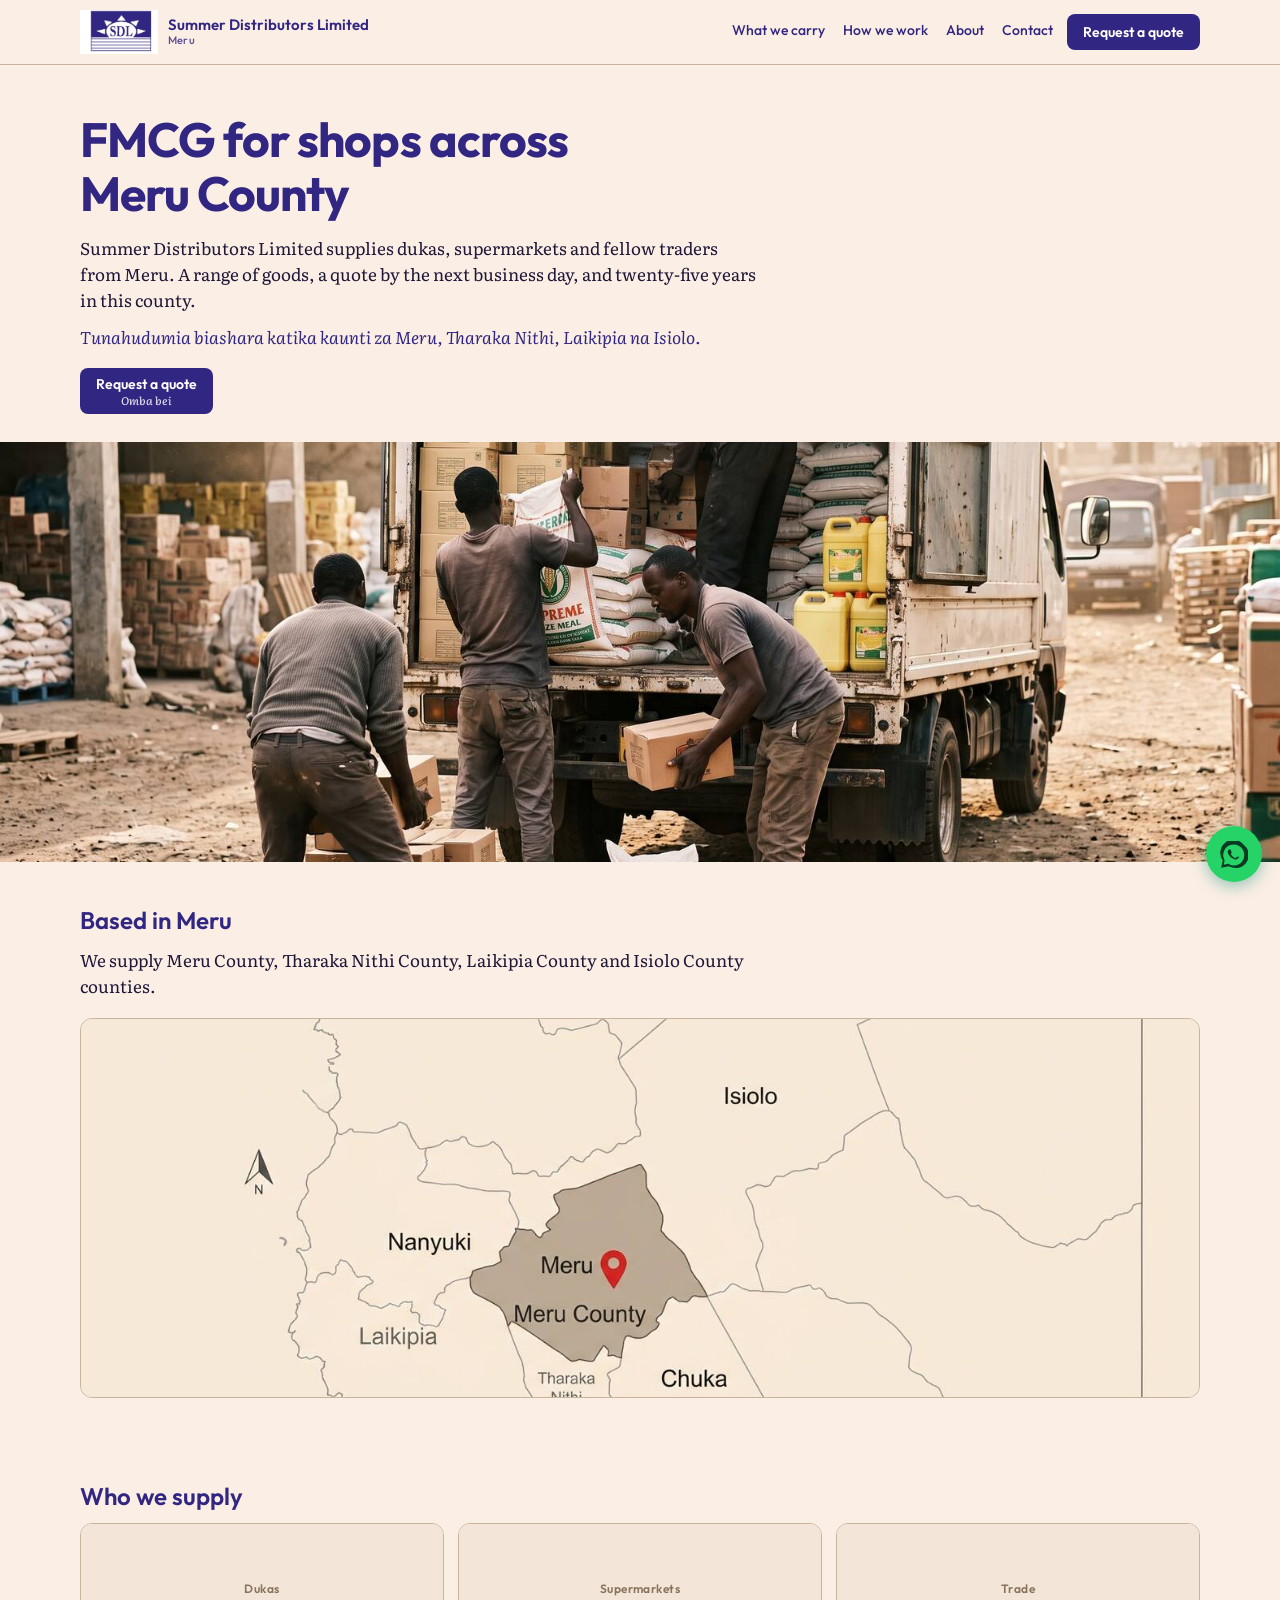
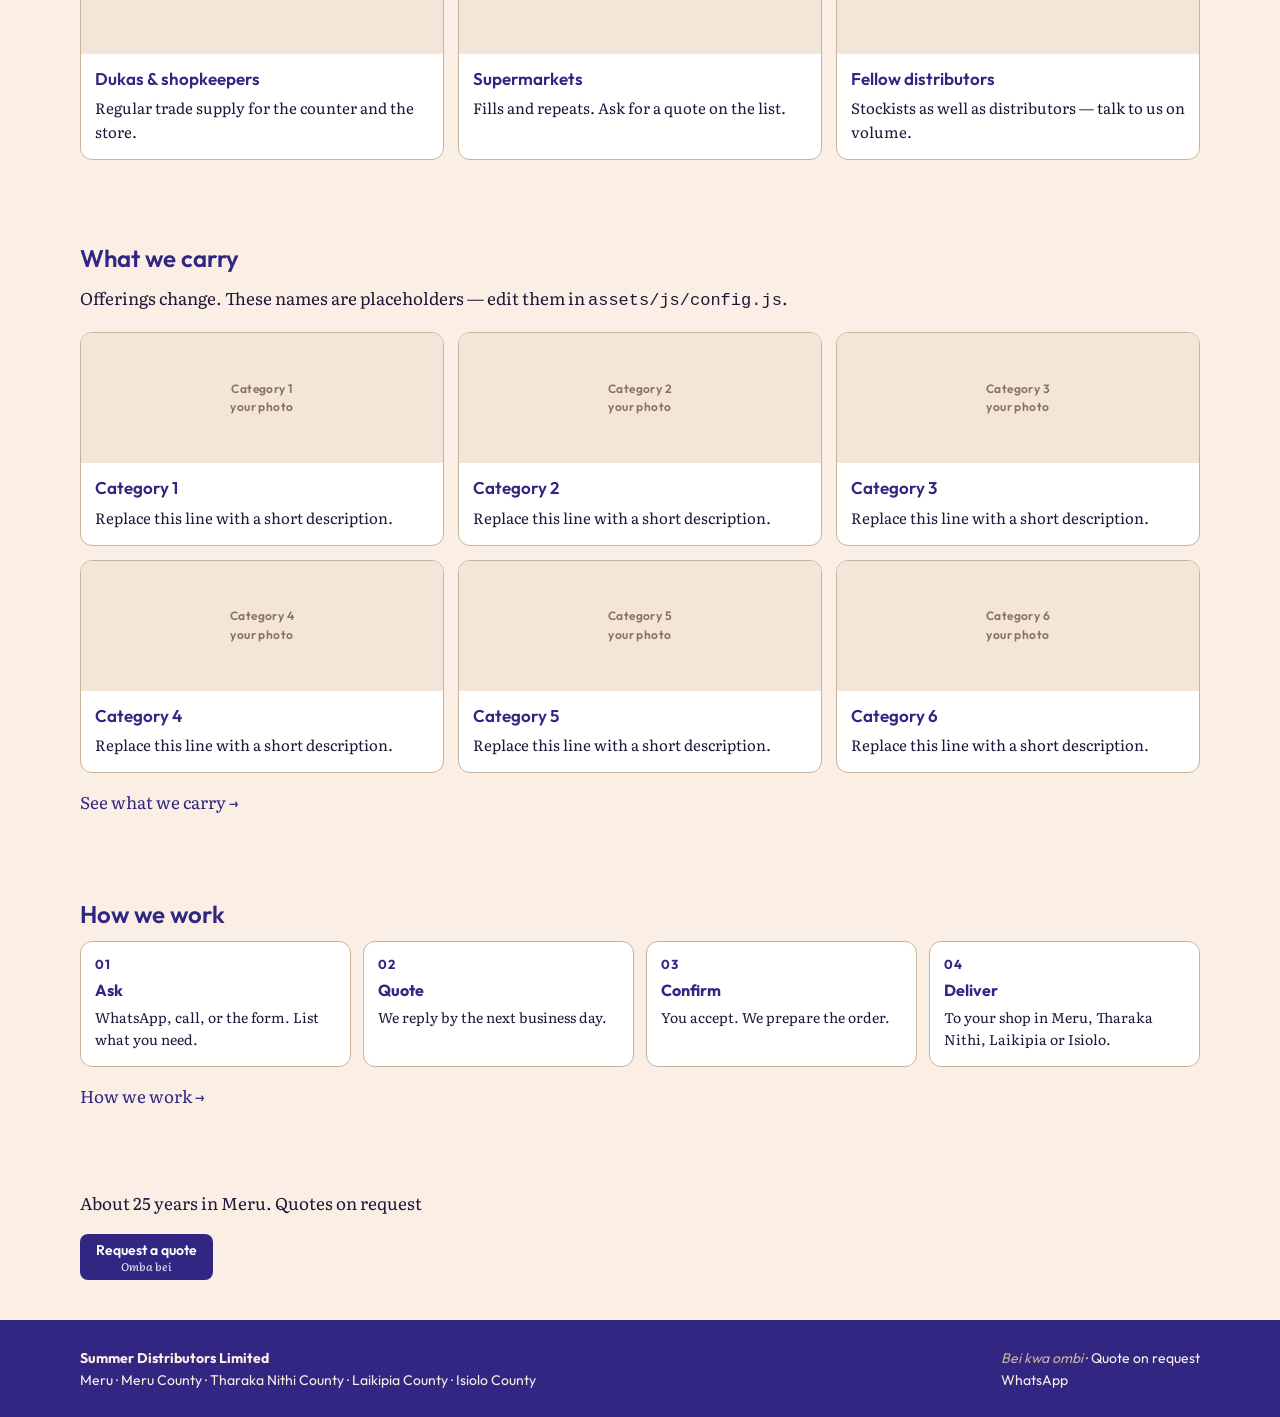
<file: index.html>
<!DOCTYPE html>
<html lang="en">
<head>
  <meta charset="utf-8" />
  <meta name="viewport" content="width=device-width, initial-scale=1" />
  <title>Summer Distributors Limited | FMCG for shops in Meru County</title>
  <meta name="description" content="Summer Distributors Limited — FMCG trade supply from Meru. Dukas, supermarkets and distributors across Meru, Tharaka Nithi, Laikipia and Isiolo" />
  <link rel="icon" href="assets/images/favicon.ico" />
  <link rel="apple-touch-icon" href="assets/images/favicon-180.png" />
  <link rel="preconnect" href="https://fonts.googleapis.com" />
  <link rel="preconnect" href="https://fonts.gstatic.com" crossorigin />
  <link href="https://fonts.googleapis.com/css2?family=Literata:opsz,wght@7..72,400;7..72,600&family=Outfit:wght@400;500;600;700&display=swap" rel="stylesheet" />
  <link rel="stylesheet" href="assets/css/style.css" />
</head>
<body data-page="home">
  <main>
    <section class="hero">
      <h1>FMCG for shops across Meru County</h1>
      <p>Summer Distributors Limited supplies dukas, supermarkets and fellow traders from Meru. A range of goods, a quote by the next business day, and twenty-five years in this county.</p>
      <p class="sw" data-kiswahili="homeLine">Tunahudumia biashara katika kaunti za Meru, Tharaka Nithi, Laikipia na Isiolo.</p>
      <div class="actions">
        <a class="btn btn-primary btn-stack" href="contact.html">Request a quote<span class="sw">Omba bei</span></a>
      </div>
    </section>

    <figure class="band">
      <img src="assets/images/photo-loading-lorry.jpg" alt="Loading goods onto a lorry at the depot" />
    </figure>

    <section class="section">
      <h2>Based in Meru</h2>
      <p class="lede">We supply <span data-counties>Meru, Tharaka Nithi, Laikipia and Isiolo</span> counties.</p>
      <img src="assets/images/photo-map-meru.jpg" alt="Coverage: Meru pin, neighbouring counties" style="width:100%;border-radius:12px;border:1px solid var(--taupe);max-height:380px;object-fit:cover;" />
    </section>

    <section class="section">
      <h2>Who we supply</h2>
      <div class="cards">
        <article class="card">
          <div class="ph">Dukas</div>
          <h3>Dukas & shopkeepers</h3>
          <p>Regular trade supply for the counter and the store.</p>
        </article>
        <article class="card">
          <div class="ph">Supermarkets</div>
          <h3>Supermarkets</h3>
          <p>Fills and repeats. Ask for a quote on the list.</p>
        </article>
        <article class="card">
          <div class="ph">Trade</div>
          <h3>Fellow distributors</h3>
          <p>Stockists as well as distributors — talk to us on volume.</p>
        </article>
      </div>
    </section>

    <section class="section">
      <h2>What we carry</h2>
      <p class="lede">Offerings change. These names are placeholders — edit them in <code>assets/js/config.js</code>.</p>
      <div class="cards" data-categories data-limit="6"></div>
      <p style="margin-top:16px"><a href="what-we-carry.html">See what we carry →</a></p>
    </section>

    <section class="section">
      <h2>How we work</h2>
      <div class="steps">
        <article class="step">
          <div class="txt">
            <div class="num">01</div>
            <h3>Ask</h3>
            <p>WhatsApp, call, or the form. List what you need.</p>
          </div>
        </article>
        <article class="step">
          <div class="txt">
            <div class="num">02</div>
            <h3>Quote</h3>
            <p>We reply by the next business day.</p>
          </div>
        </article>
        <article class="step">
          <div class="txt">
            <div class="num">03</div>
            <h3>Confirm</h3>
            <p>You accept. We prepare the order.</p>
          </div>
        </article>
        <article class="step">
          <div class="txt">
            <div class="num">04</div>
            <h3>Deliver</h3>
            <p>To your shop in Meru, Tharaka Nithi, Laikipia or Isiolo.</p>
          </div>
        </article>
      </div>
      <p style="margin-top:16px"><a href="how-we-work.html">How we work →</a></p>
    </section>

    <section class="section">
      <p>About 25 years in Meru. Quotes on request</p>
      <div class="actions">
        <a class="btn btn-primary btn-stack" href="contact.html">Request a quote<span class="sw">Omba bei</span></a>
      </div>
    </section>
  </main>

  <!-- V2: extra home modules (uncomment when ready)
  <section class="section">
    <h2>Brands we stock</h2>
    <p>List brands in config.js v2.brands and set v2.showBrands = true</p>
  </section>
  -->

  <script src="assets/js/config.js"></script>
  <script src="assets/js/site.js"></script>
</body>
</html>
</file>
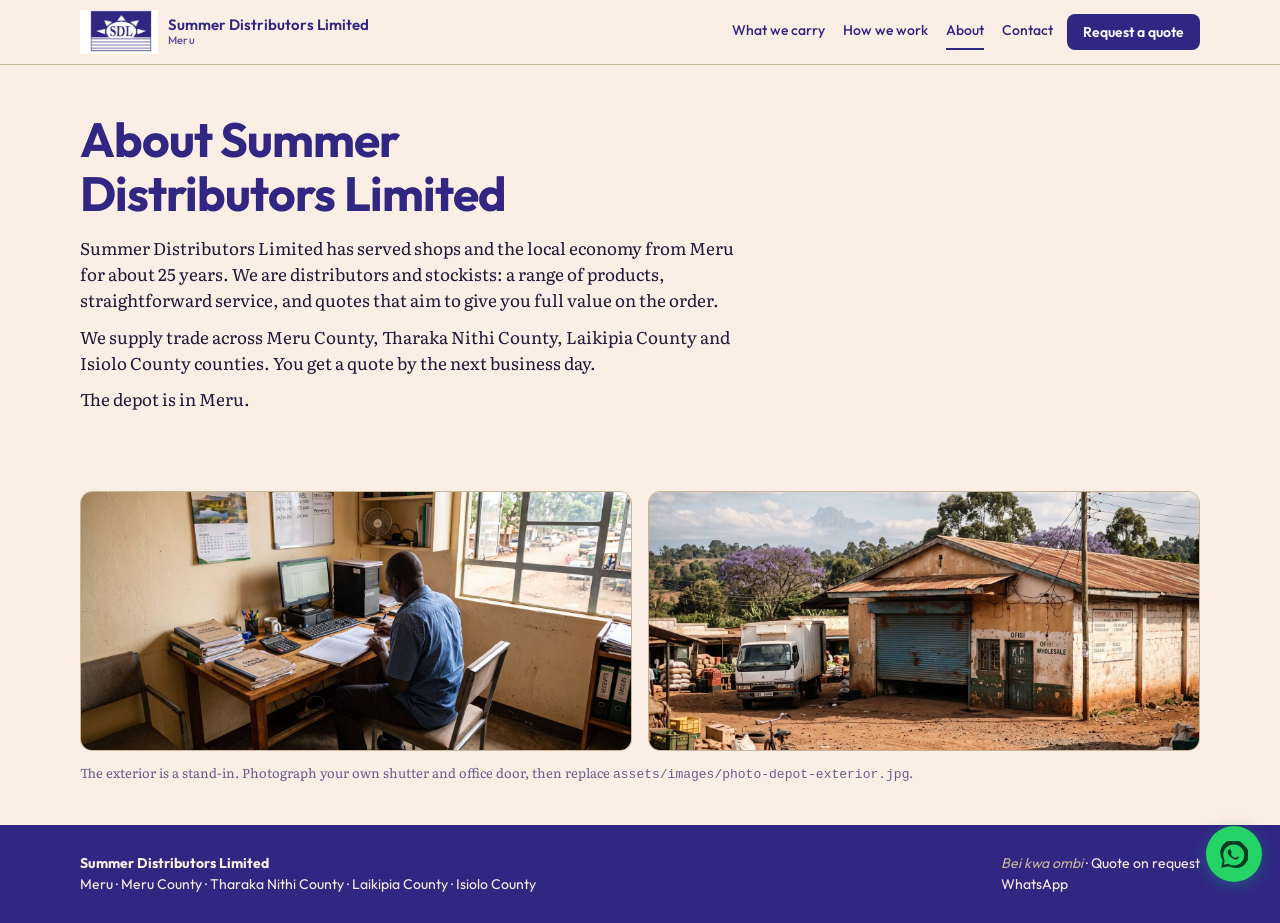
<file: about.html>
<!DOCTYPE html>
<html lang="en">
<head>
  <meta charset="utf-8" />
  <meta name="viewport" content="width=device-width, initial-scale=1" />
  <title>About — Summer Distributors Limited</title>
  <meta name="description" content="About 25 years from Meru. Distributors and stockists serving four counties." />
  <link rel="icon" href="assets/images/favicon.ico" />
  <link rel="preconnect" href="https://fonts.googleapis.com" />
  <link rel="preconnect" href="https://fonts.gstatic.com" crossorigin />
  <link href="https://fonts.googleapis.com/css2?family=Literata:opsz,wght@7..72,400;7..72,600&family=Outfit:wght@400;500;600;700&display=swap" rel="stylesheet" />
  <link rel="stylesheet" href="assets/css/style.css" />
</head>
<body data-page="about">
  <main>
    <section class="hero">
      <h1>About Summer Distributors Limited</h1>
      <p>Summer Distributors Limited has served shops and the local economy from Meru for about 25 years. We are distributors and stockists: a range of products, straightforward service, and quotes that aim to give you full value on the order.</p>
      <p>We supply trade across <span data-counties>Meru, Tharaka Nithi, Laikipia and Isiolo</span> counties. You get a quote by the next business day.</p>
      <p>The depot is in Meru.</p>
      <!-- V2: set v2.showLeading = true and we can restore “leading distributor and stockist” in sentence one. -->
    </section>

    <section class="section">
      <div class="two">
        <img class="cover" src="assets/images/photo-office.jpg" alt="Admin office" />
        <img class="cover" src="assets/images/photo-depot-exterior.jpg" alt="Depot exterior — replace with your building" />
      </div>
      <p class="form-note" style="margin-top:12px">The exterior is a stand-in. Photograph your own shutter and office door, then replace <code>assets/images/photo-depot-exterior.jpg</code>.</p>
    </section>
  </main>
  <script src="assets/js/config.js"></script>
  <script src="assets/js/site.js"></script>
</body>
</html>
</file>
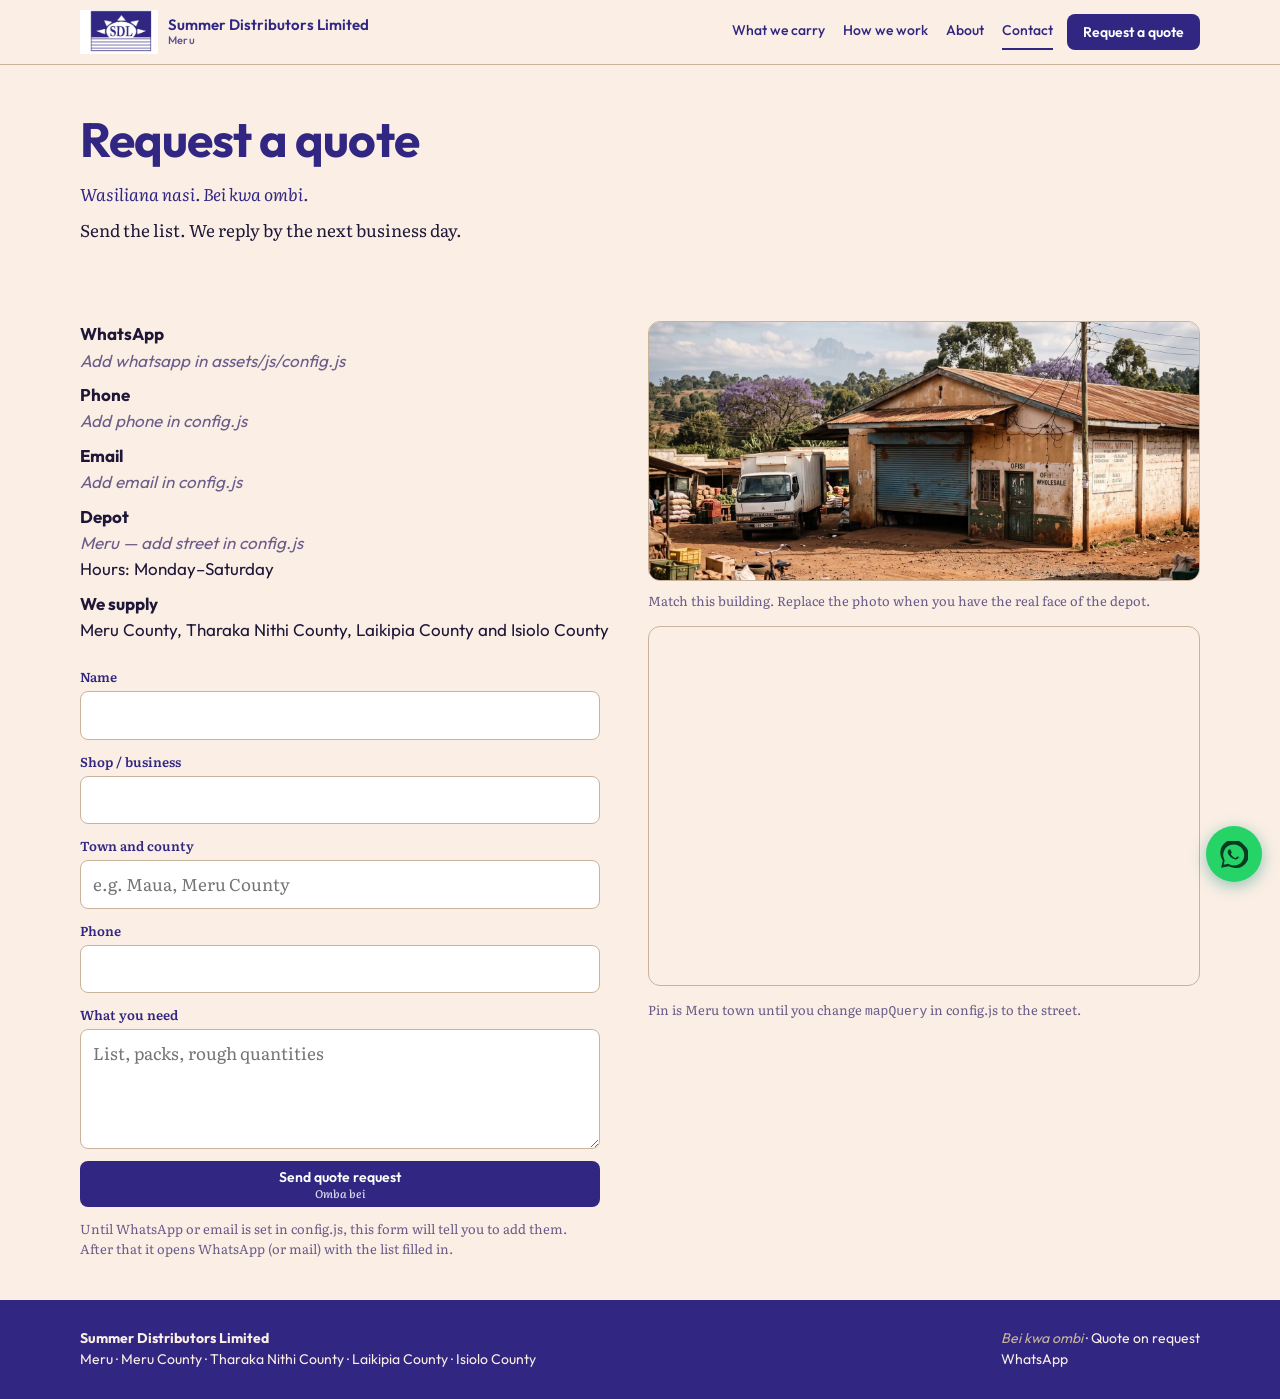
<file: contact.html>
<!DOCTYPE html>
<html lang="en">
<head>
  <meta charset="utf-8" />
  <meta name="viewport" content="width=device-width, initial-scale=1" />
  <title>Contact — Summer Distributors Limited</title>
  <meta name="description" content="Request a quote. Depot in Meru. WhatsApp any day. Reply by the next business day." />
  <link rel="icon" href="assets/images/favicon.ico" />
  <link rel="preconnect" href="https://fonts.googleapis.com" />
  <link rel="preconnect" href="https://fonts.gstatic.com" crossorigin />
  <link href="https://fonts.googleapis.com/css2?family=Literata:opsz,wght@7..72,400;7..72,600&family=Outfit:wght@400;500;600;700&display=swap" rel="stylesheet" />
  <link rel="stylesheet" href="assets/css/style.css" />
</head>
<body data-page="contact">
  <main>
    <section class="hero">
      <h1>Request a quote</h1>
      <p class="sw"><span data-kiswahili="contactUs">Wasiliana nasi</span>. <span data-kiswahili="pricesOnRequest">Bei kwa ombi</span>.</p>
      <p>Send the list. We reply by the next business day.</p>
    </section>

    <section class="section">
      <div class="two">
        <div>
          <div class="meta" id="contact-details"></div>
          <form class="quote" id="quote-form" style="margin-top:24px">
            <div class="form-row">
              <label for="name">Name</label>
              <input id="name" name="name" required autocomplete="name" />
            </div>
            <div class="form-row">
              <label for="shop">Shop / business</label>
              <input id="shop" name="shop" required />
            </div>
            <div class="form-row">
              <label for="town">Town and county</label>
              <input id="town" name="town" required placeholder="e.g. Maua, Meru County" />
            </div>
            <div class="form-row">
              <label for="phone">Phone</label>
              <input id="phone" name="phone" type="tel" autocomplete="tel" />
            </div>
            <div class="form-row">
              <label for="need">What you need</label>
              <textarea id="need" name="need" required placeholder="List, packs, rough quantities"></textarea>
            </div>
            <button class="btn btn-primary btn-stack" type="submit">Send quote request<span class="sw">Omba bei</span></button>
            <p class="form-note">Until WhatsApp or email is set in config.js, this form will tell you to add them. After that it opens WhatsApp (or mail) with the list filled in.</p>
            <!-- V2: set v2.formEndpoint to a Formspree URL to POST instead of WhatsApp. -->
          </form>
        </div>
        <div>
          <img class="cover" src="assets/images/photo-depot-exterior.jpg" alt="Depot — replace with your building" />
          <p class="form-note" style="margin:10px 0 14px">Match this building. Replace the photo when you have the real face of the depot.</p>
          <iframe id="map-embed" class="map-frame" title="Meru map" loading="lazy" referrerpolicy="no-referrer-when-downgrade" src="https://maps.google.com/maps?q=Meru%20Kenya&z=13&output=embed"></iframe>
          <p class="form-note" style="margin-top:8px">Pin is Meru town until you change <code>mapQuery</code> in config.js to the street.</p>
        </div>
      </div>
    </section>
  </main>
  <script src="assets/js/config.js"></script>
  <script src="assets/js/site.js"></script>
</body>
</html>
</file>
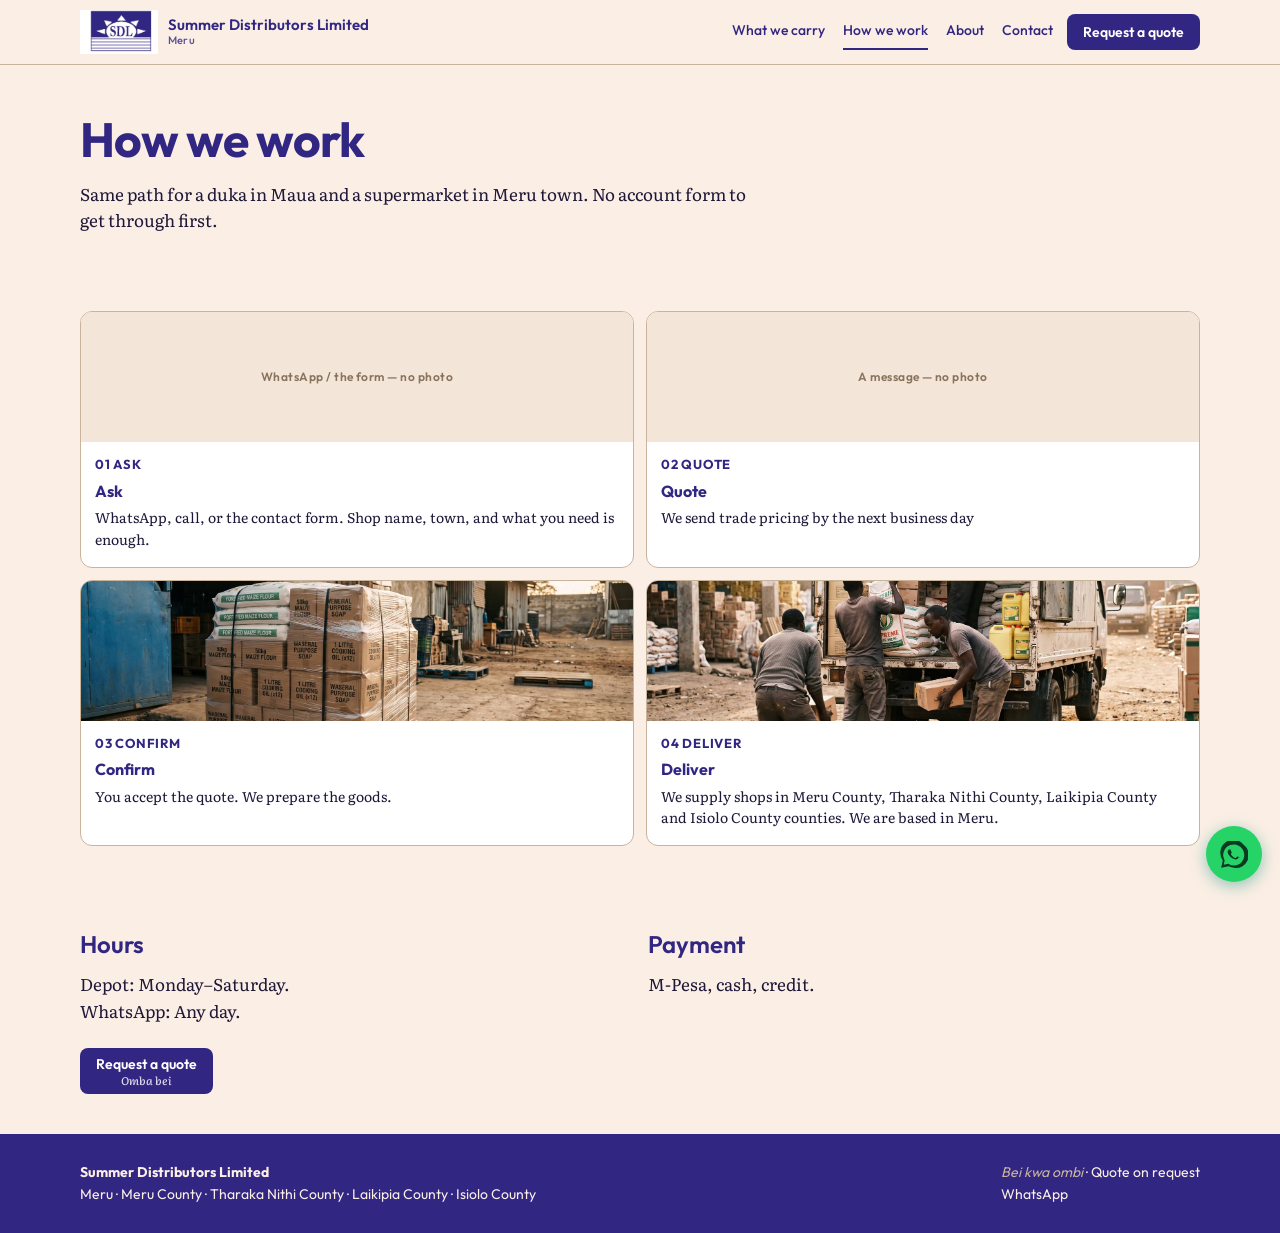
<file: how-we-work.html>
<!DOCTYPE html>
<html lang="en">
<head>
  <meta charset="utf-8" />
  <meta name="viewport" content="width=device-width, initial-scale=1" />
  <title>How we work — Summer Distributors Limited</title>
  <meta name="description" content="Ask, quote by the next business day, confirm, deliver. Meru, Tharaka Nithi, Laikipia, Isiolo." />
  <link rel="icon" href="assets/images/favicon.ico" />
  <link rel="preconnect" href="https://fonts.googleapis.com" />
  <link rel="preconnect" href="https://fonts.gstatic.com" crossorigin />
  <link href="https://fonts.googleapis.com/css2?family=Literata:opsz,wght@7..72,400;7..72,600&family=Outfit:wght@400;500;600;700&display=swap" rel="stylesheet" />
  <link rel="stylesheet" href="assets/css/style.css" />
</head>
<body data-page="how">
  <main>
    <section class="hero">
      <h1>How we work</h1>
      <p>Same path for a duka in Maua and a supermarket in Meru town. No account form to get through first.</p>
    </section>

    <section class="section">
      <div class="steps" style="grid-template-columns: 1fr 1fr;">
        <article class="step">
          <div class="ph">WhatsApp / the form — no photo</div>
          <div class="txt">
            <div class="num">01 Ask</div>
            <h3>Ask</h3>
            <p>WhatsApp, call, or the contact form. Shop name, town, and what you need is enough.</p>
          </div>
        </article>
        <article class="step">
          <div class="ph">A message — no photo</div>
          <div class="txt">
            <div class="num">02 Quote</div>
            <h3>Quote</h3>
            <p>We send trade pricing by the next business day</p>
          </div>
        </article>
        <article class="step">
          <img src="assets/images/photo-goods-outside.jpg" alt="Packed goods ready to load" />
          <div class="txt">
            <div class="num">03 Confirm</div>
            <h3>Confirm</h3>
            <p>You accept the quote. We prepare the goods.</p>
          </div>
        </article>
        <article class="step">
          <img src="assets/images/photo-loading-lorry.jpg" alt="Loading a lorry" />
          <div class="txt">
            <div class="num">04 Deliver</div>
            <h3>Deliver</h3>
            <p>We supply shops in <span data-counties>Meru, Tharaka Nithi, Laikipia and Isiolo</span> counties. We are based in Meru.</p>
            <!-- V2: delivery method. Set v2.showDeliveryMethod = true in config.js -->
            <p data-v2-delivery hidden></p>
          </div>
        </article>
      </div>
    </section>

    <section class="section">
      <div class="two">
        <div>
          <h2>Hours</h2>
          <p>Depot: <span data-sdl="hoursDepot">Monday–Saturday</span>.<br />WhatsApp: <span data-sdl="hoursWhatsapp">any day</span>.</p>
        </div>
        <div>
          <h2>Payment</h2>
          <p><span data-sdl="payment">M-Pesa, cash, credit</span>.</p>
        </div>
      </div>
      <p style="margin-top:24px">
        <a class="btn btn-primary btn-stack" href="contact.html">Request a quote<span class="sw">Omba bei</span></a>
      </p>
    </section>
  </main>
  <script src="assets/js/config.js"></script>
  <script src="assets/js/site.js"></script>
</body>
</html>
</file>
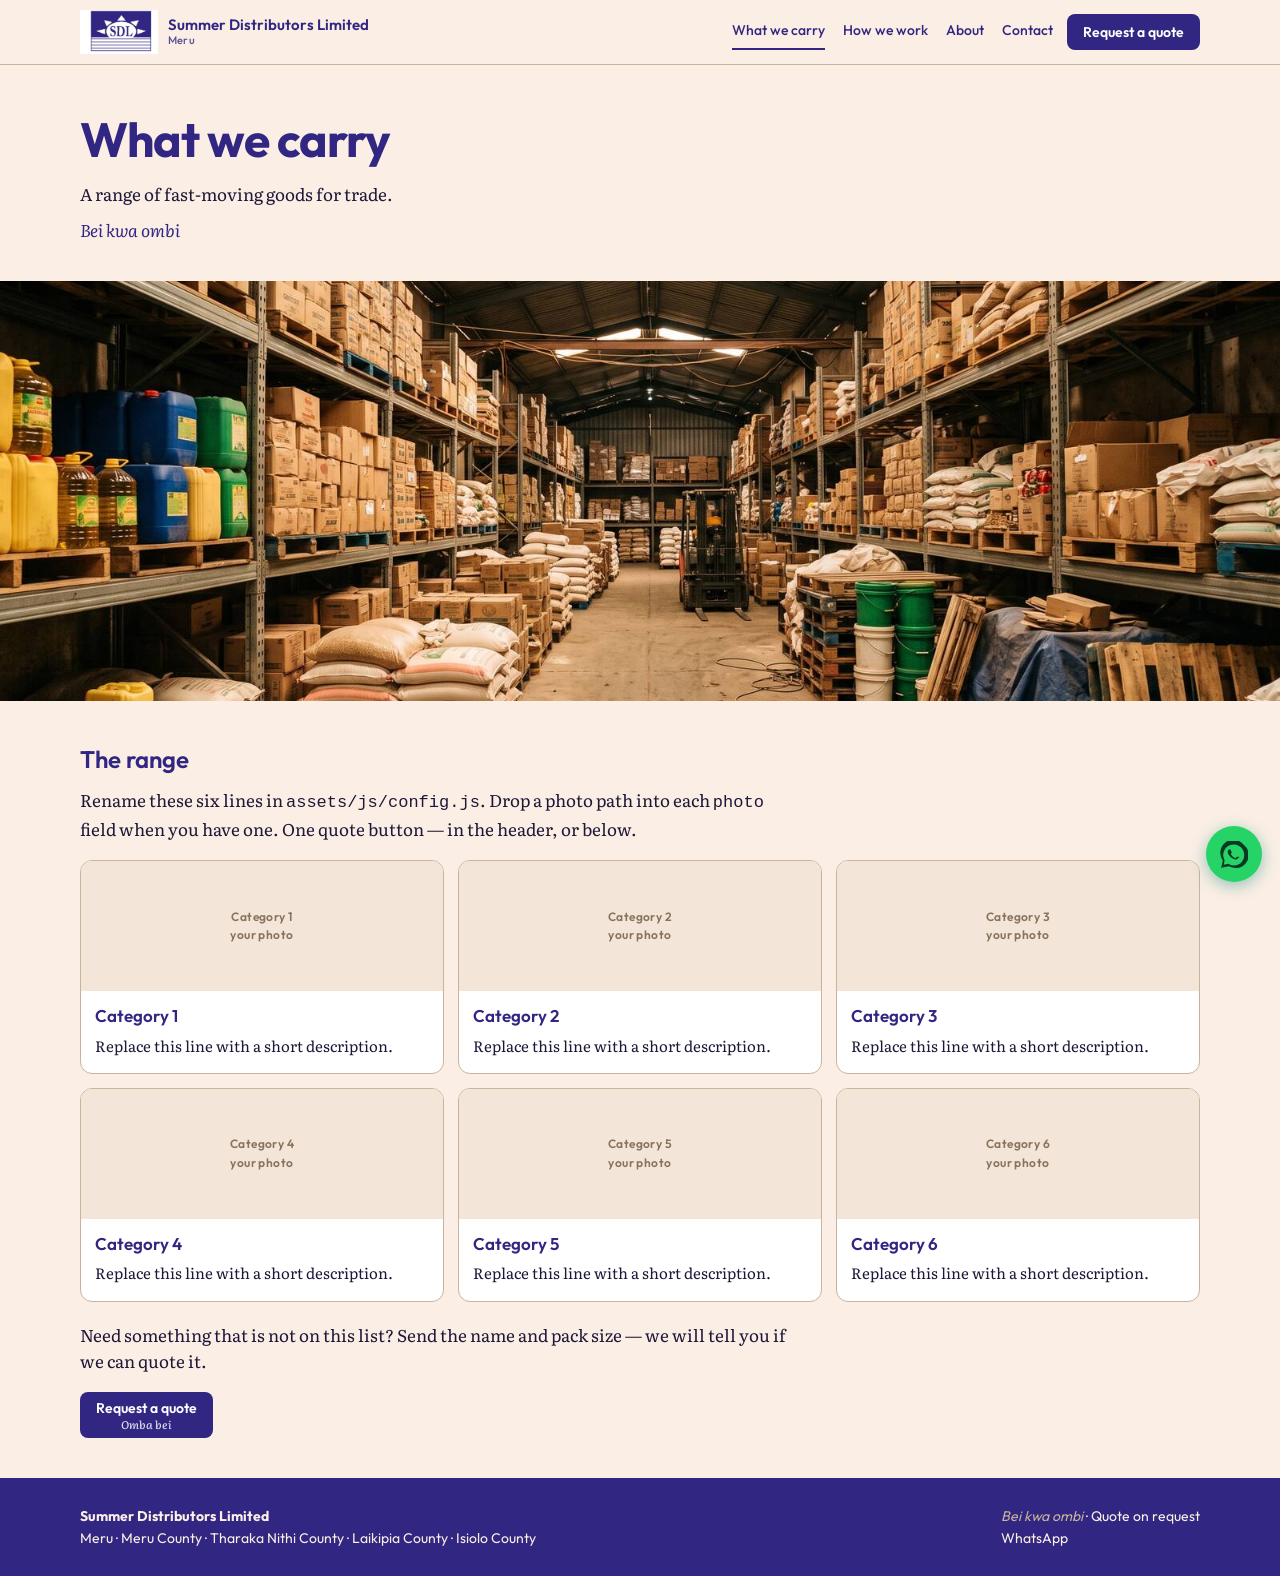
<file: what-we-carry.html>
<!DOCTYPE html>
<html lang="en">
<head>
  <meta charset="utf-8" />
  <meta name="viewport" content="width=device-width, initial-scale=1" />
  <title>What we carry — Summer Distributors Limited</title>
  <meta name="description" content="Household and foodstuff range from Summer Distributors Limited. Meru, Tharaka Nithi, Laikipia, Isiolo." />
  <link rel="icon" href="assets/images/favicon.ico" />
  <link rel="preconnect" href="https://fonts.googleapis.com" />
  <link rel="preconnect" href="https://fonts.gstatic.com" crossorigin />
  <link href="https://fonts.googleapis.com/css2?family=Literata:opsz,wght@7..72,400;7..72,600&family=Outfit:wght@400;500;600;700&display=swap" rel="stylesheet" />
  <link rel="stylesheet" href="assets/css/style.css" />
</head>
<body data-page="carry">
  <main>
    <section class="hero">
      <h1>What we carry</h1>
      <p>A range of fast-moving goods for trade.</p>
      <p class="sw" data-kiswahili="pricesOnRequest">Bei kwa ombi.</p>
    </section>

    <figure class="band">
      <img src="assets/images/photo-warehouse.jpg" alt="Warehouse aisle" />
    </figure>

    <section class="section">
      <h2>The range</h2>
      <p class="lede">Rename these six lines in <code>assets/js/config.js</code>. Drop a photo path into each <code>photo</code> field when you have one. One quote button — in the header, or below.</p>
      <div class="cards" data-categories></div>
      <p class="lede" style="margin-top:20px">Need something that is not on this list? Send the name and pack size — we will tell you if we can quote it.</p>
      <a class="btn btn-primary btn-stack" href="contact.html">Request a quote<span class="sw">Omba bei</span></a>
    </section>

    <!-- V2: per-category pages
    <p>When a line has enough SKUs, add what-we-carry/oils.html and link the card.</p>
    -->
  </main>
  <script src="assets/js/config.js"></script>
  <script src="assets/js/site.js"></script>
</body>
</html>
</file>
<file: assets/css/style.css>
/* ============================================================
   Summer Distributors Limited — site styles
   Palette: indigo #312682 · cream #FBEFE5 · taupe #C8B39B · ink #1E1738
   Type: Outfit (UI / headings) · Literata (body)
   ============================================================ */

:root {
  --indigo: #312682;
  --taupe: #C8B39B;
  --cream: #FBEFE5;
  --ink: #1E1738;
  --white: #ffffff;
  --wa: #128C7E;
  --wa-bright: #25D366;
  --sand: #f3e6d8;
  --muted: #6b5c8a;
}

* { box-sizing: border-box; margin: 0; padding: 0; }

html { scroll-behavior: smooth; }

body {
  font-family: Literata, Georgia, serif;
  font-size: 17px;
  line-height: 1.55;
  color: var(--ink);
  background: var(--cream);
  min-height: 100vh;
  display: flex;
  flex-direction: column;
}

img { max-width: 100%; height: auto; display: block; }
a { color: var(--indigo); text-decoration: none; }
a:hover { text-decoration: underline; }

h1, h2, h3, h4,
.sans, nav, .btn, .wordmark, .kicker, .nav-link, .float-wa,
.ph, .cat-name, footer, .logo-text, .form label, .meta {
  font-family: Outfit, system-ui, sans-serif;
}

.wrap {
  width: min(1120px, calc(100% - 40px));
  margin-inline: auto;
}

/* ---------- Header ---------- */
.site-header {
  background: var(--cream);
  border-bottom: 1px solid var(--taupe);
  position: sticky;
  top: 0;
  z-index: 40;
}

.site-header .inner {
  width: min(1120px, calc(100% - 32px));
  margin-inline: auto;
  display: flex;
  align-items: center;
  gap: 14px;
  padding: 10px 0;
}

.brand {
  display: flex;
  align-items: center;
  gap: 10px;
  min-width: 0;
  color: var(--indigo);
  text-decoration: none;
}
.brand:hover { text-decoration: none; }
.brand img { height: 44px; width: auto; }
.wordmark {
  font-weight: 600;
  font-size: 15px;
  color: var(--indigo);
  line-height: 1.2;
  white-space: nowrap;
}
.wordmark small {
  display: block;
  font-weight: 500;
  font-size: 11px;
  letter-spacing: 0.02em;
  opacity: 0.8;
}

nav.primary {
  display: flex;
  align-items: center;
  flex-wrap: wrap;
  gap: 18px;
  margin-left: auto;
  font-size: 14px;
  font-weight: 500;
}
nav.primary a {
  color: var(--indigo);
  text-decoration: none;
  padding: 6px 0;
  border-bottom: 2px solid transparent;
}
nav.primary a:hover,
nav.primary a[aria-current="page"] {
  border-bottom-color: var(--indigo);
  text-decoration: none;
}

.btn {
  display: inline-flex;
  align-items: center;
  justify-content: center;
  gap: 6px;
  border: 0;
  cursor: pointer;
  border-radius: 8px;
  padding: 10px 16px;
  font-size: 14px;
  font-weight: 600;
  line-height: 1.2;
  text-decoration: none;
  text-align: center;
  white-space: nowrap;
}
.btn:hover { text-decoration: none; filter: brightness(1.08); }
.btn-primary { background: var(--indigo); color: var(--white); }
.btn-wa { background: var(--wa); color: var(--white); }
.btn-ghost {
  background: transparent;
  color: var(--indigo);
  border: 1.5px solid var(--indigo);
}
.btn .sw {
  display: block;
  font-size: 11px;
  font-weight: 500;
  font-style: italic;
  opacity: 0.85;
  font-family: Literata, Georgia, serif;
}
.btn-primary .sw,
.btn-wa .sw { color: inherit; }
.btn-stack {
  flex-direction: column;
  padding: 8px 16px 7px;
  gap: 1px;
}

/* Header quote: one line, no nav underline, vertically centred */
.site-header .btn-quote {
  align-self: center;
  flex-shrink: 0;
  margin: 0;
  padding: 10px 16px;
  border-bottom: 0;
  flex-direction: row;
  gap: 0;
}
.site-header .btn-quote .sw { display: none; }
.site-header .btn-quote:hover {
  border-bottom: 0;
  filter: brightness(1.08);
}

.menu-toggle { display: none !important; }

/* ---------- Hero ---------- */
.hero {
  width: min(1120px, calc(100% - 40px));
  margin: 0 auto;
  padding: 48px 0 28px;
}
.hero h1 {
  font-size: clamp(30px, 4.4vw, 48px);
  font-weight: 700;
  color: var(--indigo);
  line-height: 1.12;
  letter-spacing: -0.02em;
  max-width: 16ch;
  margin-bottom: 14px;
}
.hero p { max-width: 40em; margin-bottom: 10px; }
.sw { font-style: italic; color: var(--indigo); }
.actions { display: flex; flex-wrap: wrap; gap: 10px; margin-top: 18px; }

/* ---------- Figures ---------- */
.band {
  width: 100%;
  position: relative;
}
.band img {
  width: 100%;
  height: min(52vw, 420px);
  object-fit: cover;
}
.caption-chip {
  position: absolute;
  left: 16px;
  bottom: 16px;
  background: var(--indigo);
  color: var(--cream);
  font-family: Outfit, sans-serif;
  font-size: 11px;
  font-weight: 600;
  letter-spacing: 0.04em;
  padding: 5px 9px;
  border-radius: 6px;
}

/* ---------- Sections ---------- */
.section {
  width: min(1120px, calc(100% - 40px));
  margin: 0 auto;
  padding: 40px 0;
}
.section h2 {
  font-size: 24px;
  font-weight: 600;
  color: var(--indigo);
  margin-bottom: 8px;
}
.section .lede { margin-bottom: 18px; max-width: 42em; }

.cards {
  display: grid;
  grid-template-columns: repeat(3, 1fr);
  gap: 14px;
}
.card {
  background: var(--white);
  border: 1px solid var(--taupe);
  border-radius: 12px;
  overflow: hidden;
}
.card h3 {
  font-size: 17px;
  font-weight: 600;
  color: var(--indigo);
  padding: 12px 14px 4px;
}
.card p { font-size: 15px; padding: 0 14px 16px; }
.ph {
  height: 130px;
  background: var(--sand);
  color: #8A735C;
  display: flex;
  align-items: center;
  justify-content: center;
  text-align: center;
  font-size: 12px;
  font-weight: 600;
  letter-spacing: 0.04em;
  padding: 10px;
}
.card img.thumb {
  width: 100%;
  height: 130px;
  object-fit: cover;
}

.steps {
  display: grid;
  grid-template-columns: repeat(4, 1fr);
  gap: 12px;
}
.step {
  background: var(--white);
  border: 1px solid var(--taupe);
  border-radius: 12px;
  overflow: hidden;
}
.step .txt { padding: 12px 14px 16px; }
.step .num {
  font-family: Outfit, sans-serif;
  font-weight: 700;
  color: var(--indigo);
  font-size: 13px;
  letter-spacing: 0.06em;
  text-transform: uppercase;
}
.step h3 { font-size: 16px; color: var(--indigo); margin: 4px 0; }
.step p { font-size: 14px; }
.step img {
  width: 100%;
  height: 140px;
  object-fit: cover;
}

.two {
  display: grid;
  grid-template-columns: 1fr 1fr;
  gap: 16px;
  align-items: start;
}
.two img.cover {
  width: 100%;
  height: 260px;
  object-fit: cover;
  border-radius: 12px;
  border: 1px solid var(--taupe);
}

.map-frame {
  width: 100%;
  height: 360px;
  border: 1px solid var(--taupe);
  border-radius: 12px;
}

/* ---------- Form ---------- */
form.quote {
  display: grid;
  gap: 12px;
  max-width: 520px;
}
.form-row { display: grid; gap: 4px; }
.form-row label {
  font-size: 13px;
  font-weight: 600;
  color: var(--indigo);
}
.form-row input,
.form-row textarea,
.form-row select {
  font: inherit;
  padding: 10px 12px;
  border: 1px solid var(--taupe);
  border-radius: 8px;
  background: var(--white);
  color: var(--ink);
}
.form-row textarea { min-height: 120px; resize: vertical; }
.form-note { font-size: 13px; color: var(--muted); }

.meta p { margin-bottom: 8px; }
.meta .empty {
  color: var(--muted);
  font-style: italic;
}

/* ---------- Footer ---------- */
.site-footer {
  background: var(--indigo);
  color: var(--cream);
  margin-top: auto;
  padding: 28px 0;
  font-family: Outfit, sans-serif;
  font-size: 14px;
}
.site-footer .inner {
  width: min(1120px, calc(100% - 40px));
  margin-inline: auto;
  display: flex;
  justify-content: space-between;
  gap: 16px;
  flex-wrap: wrap;
}
.site-footer a { color: var(--cream); }
.site-footer .sw { color: var(--taupe); }

/* ---------- Floating WhatsApp ---------- */
.float-wa {
  position: fixed;
  right: 18px;
  bottom: 18px;
  z-index: 50;
  width: 56px;
  height: 56px;
  border-radius: 50%;
  background: var(--wa-bright);
  color: #083b22;
  display: flex;
  align-items: center;
  justify-content: center;
  box-shadow: 0 4px 16px rgba(18, 140, 126, 0.45);
  text-decoration: none;
  line-height: 0;
}
.float-wa:hover { text-decoration: none; filter: brightness(1.06); }
.float-wa svg {
  width: 28px;
  height: 28px;
  display: block;
  flex-shrink: 0;
  fill: #083b22;
  transform: translateY(1px);
}
.float-wa img {
  width: 28px;
  height: 28px;
  display: block;
  object-fit: contain;
}
.float-wa span.sr {
  position: absolute;
  width: 1px;
  height: 1px;
  overflow: hidden;
  clip: rect(0 0 0 0);
}

/* ---------- Narrow screens: nav always visible, no hamburger ---------- */
@media (max-width: 860px) {
  .wordmark { font-size: 13px; }
  .menu-toggle { display: none !important; }
  .site-header .inner {
    flex-wrap: wrap;
    row-gap: 8px;
  }
  .brand { flex: 1; min-width: 0; }
  nav.primary {
    display: flex;
    flex-basis: 100%;
    order: 3;
    margin-left: 0;
    gap: 10px 16px;
    padding: 2px 0 4px;
    font-size: 13px;
  }
  nav.primary a { padding: 4px 0; }
  .site-header .btn-quote {
    order: 2;
    padding: 8px 12px;
    font-size: 13px;
  }
  .cards, .steps, .two { grid-template-columns: 1fr; }
  .hero { padding-top: 32px; }
}

@media (max-width: 520px) {
  .brand img { height: 36px; }
  .wordmark small { display: none; }
  nav.primary { font-size: 12px; gap: 8px 12px; }
}
</file>
